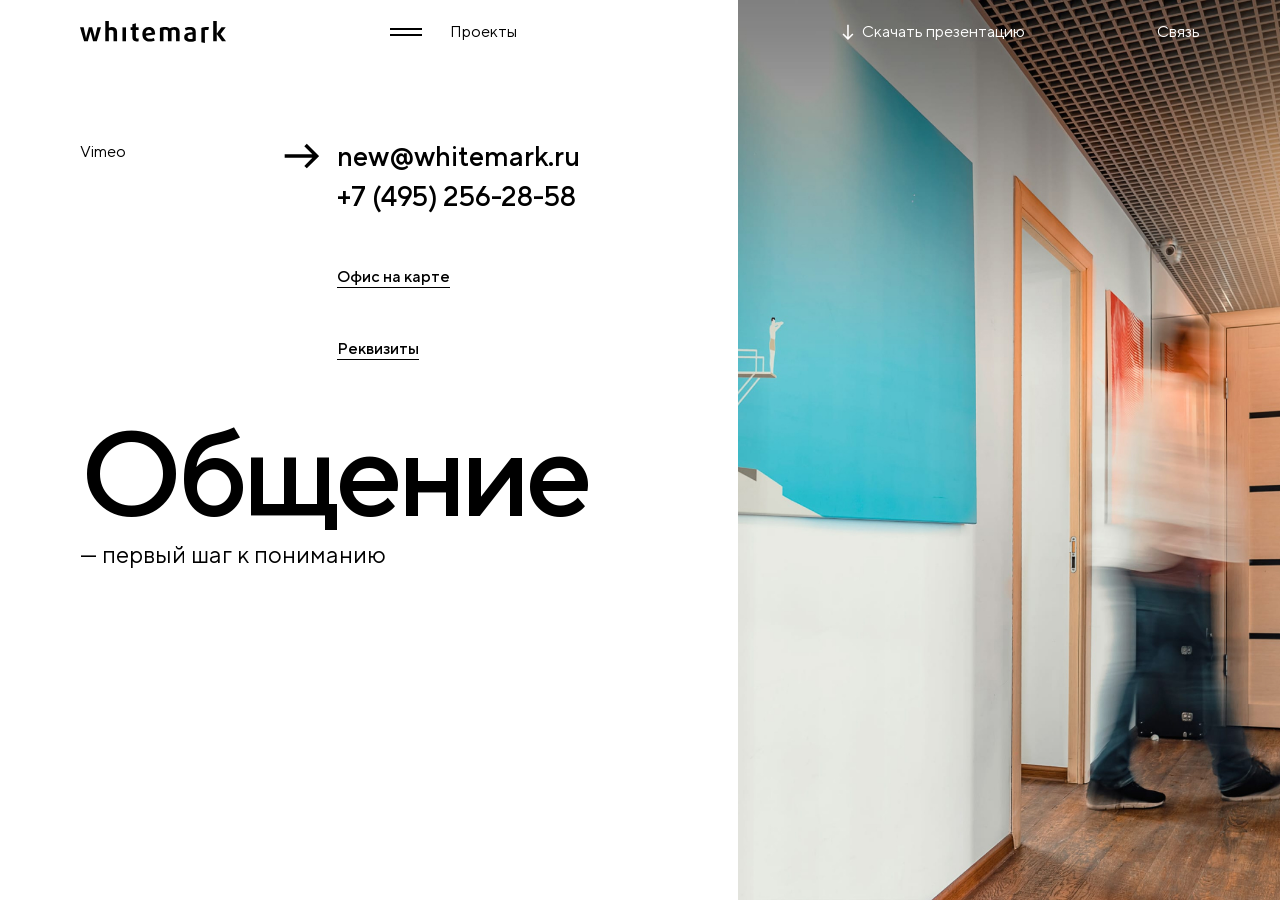
<file: index.html>
<!DOCTYPE html>
<html lang="ru">

<head>
  <meta charset="UTF-8">
  <meta name="viewport" content="width=device-width, initial-scale=1.0">
  <meta http-equiv="X-UA-Compatible" content="ie=edge">
  <link rel="stylesheet" href="style.css">
  <title>Контакты - Whitemark</title>
</head>

<body>
  <header class="header">
    <div class="container">
      <div class="header__wrapper">
        <a href="#" class="header__logo" aria-label="Ссылка на главную страницы">
          <svg width="146" height="22" aria-hidden="true">
            <use xlink:href="images/sprite.svg#icon-header-logo"></use>
          </svg>
        </a>
        <button class="header__burger burger" type="button" aria-label="Открыть бургерное меню">
          <svg id="icon-burger-open" viewBox="0 0 32 32" fill="none" xmlns="http://www.w3.org/2000/svg">
            <path class="burger-top" d="M0 12H32V14H0V12Z" fill="black" />
            <path class="burger-bottom" d="M0 18H32V20H0V18Z" fill="black" />
          </svg>
          <svg class="burger__icon burger__icon--close" width="32" height="32" aria-hidden="true">
            <use xlink:href="images/sprite.svg#icon-burger-close"></use>
          </svg>
        </button>
        <a class="header__page-name link link--small" href="#">
          <span class="link__text">Проекты</span>
        </a>
        <ul class="header__user-list">
          <li class="header__user-item">
            <a class="header__user-link link link--small" href="#">
              <svg width="16" height="16" aria-hidden="true">
                <use xlink:href="images/sprite.svg#icon-arrow-bottom"></use>
              </svg>
              <span class="link__text">Скачать презентацию</span>
            </a>
          </li>
          <li class="header__user-item">
            <a class="header__user-link link" href="#" aria-label="Ссылка на behance">
              <svg width="20" height="13" aria-hidden="true">
                <use xlink:href="images/sprite.svg#icon-behance"></use>
              </svg>
            </a>
          </li>
          <li class="header__user-item">
            <a class="header__user-link link link--small" href="#">
              <span class="link__text">Связь</span>
            </a>
          </li>
        </ul>
        <div class="main-nav">
          <nav class="main-nav__nav">
            <ul class="main-nav__list">
              <li class="main-nav__item">
                <a class="main-nav__link" href="#">
                  <svg class="main-nav__link-icon" width="44" height="44" aria-hidden="true">
                    <use xlink:href="images/sprite.svg#icon-arrow-right"></use>
                  </svg>
                  <span class="main-nav__link-text">Проекты</span>
                  <span class="main-nav__shadow-text">Проекты и идеи</span>
                </a>
              </li>
              <li class="main-nav__item">
                <a class="main-nav__link" href="#">
                  <svg class="main-nav__link-icon" width="44" height="44" aria-hidden="true">
                    <use xlink:href="images/sprite.svg#icon-arrow-right"></use>
                  </svg>
                  <span class="main-nav__link-text">Клиенты</span>
                  <span class="main-nav__shadow-text">Клиенты и опыт</span>
                </a>
              </li>
              <li class="main-nav__item">
                <a class="main-nav__link" href="#">
                  <svg class="main-nav__link-icon" width="44" height="44" aria-hidden="true">
                    <use xlink:href="images/sprite.svg#icon-arrow-right"></use>
                  </svg>
                  <span class="main-nav__link-text">Услуги</span>
                  <span class="main-nav__shadow-text">Услуги и возможности</span>
                </a>
              </li>
              <li class="main-nav__item">
                <a class="main-nav__link" href="#">
                  <svg class="main-nav__link-icon" width="44" height="44" aria-hidden="true">
                    <use xlink:href="images/sprite.svg#icon-arrow-right"></use>
                  </svg>
                  <span class="main-nav__link-text">Карьера</span>
                  <span class="main-nav__shadow-text">Карьера и сотрудничество</span>
                </a>
              </li>
              <li class="main-nav__item">
                <a class="main-nav__link" href="#">
                  <svg class="main-nav__link-icon" width="44" height="44" aria-hidden="true">
                    <use xlink:href="images/sprite.svg#icon-arrow-right"></use>
                  </svg>
                  <span class="main-nav__link-text">Связь</span>
                  <span class="main-nav__shadow-text">Связь и общение</span>
                </a>
              </li>
            </ul>
          </nav>
          <div class="main-nav__bottom">
            <ul class="main-nav__language-list">
              <li class="main-nav__language-item">
                <a class="main-nav__language-link main-nav__language-link--active" href="#">Ru</a>
              </li>
              <li class="main-nav__language-item">
                <a class="main-nav__language-link" href="#">En</a>
              </li>
            </ul>
            <a class="main-nav__partner link link--small" href="#">
              <span class="link__text">Dribble</span>
            </a>
          </div>
        </div>
      </div>
    </div>
  </header>
  <main>
    <section class="contacts">
      <h1 class="visually-hidden">Контакты компании Whitemark</h1>
      <div class="container">
        <div class="contacts__wrapper">
          <div class="contacts__inner">
            <a class="link link--small contacts__small-link" href="#">
              <span class="link__text">Vimeo</span>
            </a>
            <div class="contacts__info">
              <div class="contacts__main-links">
                <a href="mailto:new@whitemark.ru" class="link link--icon contacts__main-link">
                  <svg class="link__icon-left" width="36" height="36" aria-hidden="true">
                    <use xlink:href="images/sprite.svg#icon-arrow-right"></use>
                  </svg>
                  <span class="link__text">new@whitemark.ru</span>
                </a>
                <a href="tel:+74952562858" class="link contacts__main-link">
                  <span class="link__text">+7 (495) 256-28-58</span>
                </a>
              </div>
              <div class="contacts__links">
                <a class="contacts__link" href="#">Офис на карте</a>
                <a class="contacts__link" href="#">Реквизиты</a>
              </div>
            </div>
          </div>
          <div class="contacts__slogan">
            <h2 class="contacts__slogan-title">Общение</h2>
            <span class="contacts__slogan-text">— первый шаг к пониманию</span>
          </div>
        </div>
      </div>
      <img class="contacts__img" src="images/contacts-bg.jpg" height="740" width="610"
        alt="Изображение офиса и человека">
    </section>
  </main>
</body>

</html>
</file>
<file: style.css>
/* Global */
/* ------------------------------------ */
/*! normalize.css v8.0.1 | MIT License | github.com/necolas/normalize.css */
/* Document
  ========================================================================== */
/**
 * 1. Correct the line height in all browsers.
 * 2. Prevent adjustments of font size after orientation changes in iOS.
 */
html {
  line-height: 1.15; /* 1 */
  -webkit-text-size-adjust: 100%; /* 2 */
}

/* Sections
  ========================================================================== */
/**
* Remove the margin in all browsers.
*/
body {
  margin: 0;
}

/**
* Render the `main` element consistently in IE.
*/
main {
  display: block;
}

/**
* Correct the font size and margin on `h1` elements within `section` and
* `article` contexts in Chrome, Firefox, and Safari.
*/
h1 {
  margin: 0.67em 0;
  font-size: 2em;
}

/* Grouping content
  ========================================================================== */
/**
* 1. Add the correct box sizing in Firefox.
* 2. Show the overflow in Edge and IE.
*/
hr {
  box-sizing: content-box; /* 1 */
  height: 0; /* 1 */
  overflow: visible; /* 2 */
}

/**
* 1. Correct the inheritance and scaling of font size in all browsers.
* 2. Correct the odd `em` font sizing in all browsers.
*/
pre {
  font-size: 1em; /* 2 */
  font-family: monospace, monospace; /* 1 */
}

/* Text-level semantics
  ========================================================================== */
/**
* Remove the gray background on active links in IE 10.
*/
a {
  background-color: transparent;
}

/**
* 1. Remove the bottom border in Chrome 57-
* 2. Add the correct text decoration in Chrome, Edge, IE, Opera, and Safari.
*/
abbr[title] {
  text-decoration: underline; /* 2 */
  -webkit-text-decoration: underline dotted;
          text-decoration: underline dotted; /* 2 */
  border-bottom: none; /* 1 */
}

/**
* Add the correct font weight in Chrome, Edge, and Safari.
*/
b,
strong {
  font-weight: bolder;
}

/**
* 1. Correct the inheritance and scaling of font size in all browsers.
* 2. Correct the odd `em` font sizing in all browsers.
*/
code,
kbd,
samp {
  font-size: 1em; /* 2 */
  font-family: monospace, monospace; /* 1 */
}

/**
* Add the correct font size in all browsers.
*/
small {
  font-size: 80%;
}

/**
* Prevent `sub` and `sup` elements from affecting the line height in
* all browsers.
*/
sub,
sup {
  position: relative;
  font-size: 75%;
  line-height: 0;
  vertical-align: baseline;
}

sub {
  bottom: -0.25em;
}

sup {
  top: -0.5em;
}

/* Embedded content
  ========================================================================== */
/**
* Remove the border on images inside links in IE 10.
*/
img {
  border-style: none;
}

/* Forms
  ========================================================================== */
/**
* 1. Change the font styles in all browsers.
* 2. Remove the margin in Firefox and Safari.
*/
button,
input,
optgroup,
select,
textarea {
  margin: 0; /* 2 */
  font-size: 100%; /* 1 */
  line-height: 1.15; /* 1 */
  font-family: inherit; /* 1 */
}

/**
* Show the overflow in IE.
* 1. Show the overflow in Edge.
*/
button,
input {
  /* 1 */
  overflow: visible;
}

/**
* Remove the inheritance of text transform in Edge, Firefox, and IE.
* 1. Remove the inheritance of text transform in Firefox.
*/
button,
select {
  /* 1 */
  text-transform: none;
}

/**
* Correct the inability to style clickable types in iOS and Safari.
*/
button,
[type=button],
[type=reset],
[type=submit] {
  -webkit-appearance: button;
}

/**
* Remove the inner border and padding in Firefox.
*/
button::-moz-focus-inner,
[type=button]::-moz-focus-inner,
[type=reset]::-moz-focus-inner,
[type=submit]::-moz-focus-inner {
  padding: 0;
  border-style: none;
}

/**
* Restore the focus styles unset by the previous rule.
*/
button:-moz-focusring,
[type=button]:-moz-focusring,
[type=reset]:-moz-focusring,
[type=submit]:-moz-focusring {
  outline: 1px dotted ButtonText;
}

/**
* Correct the padding in Firefox.
*/
fieldset {
  padding: 0.35em 0.75em 0.625em;
}

/**
* 1. Correct the text wrapping in Edge and IE.
* 2. Correct the color inheritance from `fieldset` elements in IE.
* 3. Remove the padding so developers are not caught out when they zero out
*    `fieldset` elements in all browsers.
*/
legend {
  display: table; /* 1 */
  box-sizing: border-box; /* 1 */
  max-width: 100%; /* 1 */
  padding: 0; /* 3 */
  color: inherit; /* 2 */
  white-space: normal; /* 1 */
}

/**
* Add the correct vertical alignment in Chrome, Firefox, and Opera.
*/
progress {
  vertical-align: baseline;
}

/**
* Remove the default vertical scrollbar in IE 10+.
*/
textarea {
  overflow: auto;
}

/**
* 1. Add the correct box sizing in IE 10.
* 2. Remove the padding in IE 10.
*/
[type=checkbox],
[type=radio] {
  box-sizing: border-box; /* 1 */
  padding: 0; /* 2 */
}

/**
* Correct the cursor style of increment and decrement buttons in Chrome.
*/
[type=number]::-webkit-inner-spin-button,
[type=number]::-webkit-outer-spin-button {
  height: auto;
}

/**
* 1. Correct the odd appearance in Chrome and Safari.
* 2. Correct the outline style in Safari.
*/
[type=search] {
  outline-offset: -2px; /* 2 */
  -webkit-appearance: textfield; /* 1 */
}

/**
* Remove the inner padding in Chrome and Safari on macOS.
*/
[type=search]::-webkit-search-decoration {
  -webkit-appearance: none;
}

/**
* 1. Correct the inability to style clickable types in iOS and Safari.
* 2. Change font properties to `inherit` in Safari.
*/
::-webkit-file-upload-button {
  font: inherit; /* 2 */
  -webkit-appearance: button; /* 1 */
}

/* Interactive
  ========================================================================== */
/*
* Add the correct display in Edge, IE 10+, and Firefox.
*/
details {
  display: block;
}

/*
* Add the correct display in all browsers.
*/
summary {
  display: list-item;
}

/* Misc
  ========================================================================== */
/**
* Add the correct display in IE 10+.
*/
template {
  display: none;
}

/**
* Add the correct display in IE 10.
*/
[hidden] {
  display: none;
}

@font-face {
  font-family: "TTNormsPro";
  src: url("../fonts/TTNormsPro-Regular.woff2") format("woff2"), url("../fonts/TTNormsPro-Regular.woff") format("woff");
  font-weight: 400;
  font-style: normal;
  font-display: swap;
}
@font-face {
  font-family: "TTNormsPro";
  src: url("../fonts/TTNormsPro-Medium.woff2") format("woff2"), url("../fonts/TTNormsPro-Medium.woff") format("woff");
  font-weight: 500;
  font-style: normal;
  font-display: swap;
}
*,
*::after,
*::before {
  box-sizing: border-box;
}

body {
  display: flex;
  flex-direction: column;
  min-height: 100vh;
  margin: 0;
  padding: 0;
  font-size: 16px;
  line-height: 24px;
  font-family: "TTNormsPro", "Arial", sans-serif;
  color: #000000;
  background-color: #ffffff;
}

main {
  flex-grow: 1;
}

img {
  display: block;
  height: auto;
  -o-object-fit: cover;
     object-fit: cover;
  max-width: 100%;
}

a {
  text-decoration: none;
}

textarea {
  resize: none;
}

.container {
  max-width: 1440px;
  margin: 0 auto;
  padding: 0 80px;
  width: 100%;
}

.visually-hidden {
  position: absolute;
  width: 1px;
  height: 1px;
  margin: -1px;
  padding: 0;
  overflow: hidden;
  white-space: nowrap;
  border: 0;
  clip: rect(0 0 0 0);
  clip-path: inset(100%);
}

/* Blocks */
/* ------------------------------------ */
.link {
  font-size: 28px;
  line-height: 32px;
  font-family: inherit;
  color: inherit;
  font-weight: 500;
  display: flex;
  align-items: center;
  gap: 16px;
  position: relative;
}
.link--small {
  font-size: 16px;
  line-height: 24px;
  gap: 6px;
  font-weight: 400;
}
.link--small svg {
  height: 16px;
  width: 16px;
}
.link--icon .link__icon-left {
  position: absolute;
  left: 0;
  top: 50%;
  transform: translate(-54px, -50%);
  transition: transform ease-in 0.3s;
}
.link--icon:hover svg, .link--icon:focus-visible svg {
  transform: translate(-49px, -50%);
}
.link:hover .link__text::after, .link:focus-visible .link__text::after {
  clip-path: polygon(0 0, 100% 0, 100% 100%, 0 100%);
}
.link__text {
  position: relative;
}
.link__text::after {
  content: "";
  height: 1px;
  width: 100%;
  background-color: currentColor;
  position: absolute;
  left: 0;
  bottom: 0;
  clip-path: polygon(0 0, 0 0, 0 100%, 0 100%);
  transition: clip-path ease-in 0.3s;
}

.header {
  padding: 16px 0;
  position: fixed;
  width: 100%;
  z-index: 10;
}
.header--open .header__user-link {
  color: #000000;
}
.header__wrapper {
  display: flex;
  align-items: center;
}
.header__logo {
  display: flex;
  margin: 0 164px 0 0;
}
.header__logo svg {
  height: 22px;
  width: 146px;
}
.header__burger {
  margin: 0 28px 0 0;
}
.header__page-name {
  margin: 0 20px 0 0;
  color: #000000;
}
.header__user-list {
  margin: 0 0 0 auto;
  padding: 0;
  list-style: none;
  display: flex;
  align-items: center;
  gap: 56px;
}
.header__user-link {
  color: #ffffff;
}

.burger {
  height: 32px;
  width: 32px;
  display: flex;
  align-items: center;
  justify-content: center;
  border: none;
  padding: 0;
  background-color: transparent;
  position: relative;
  cursor: pointer;
}
.header--open .burger .burger__icon--open {
  display: none;
}
.header--open .burger .burger-top {
  animation: topToCross ease-in 0.3s forwards;
}
.header--open .burger .burger-bottom {
  animation: bottomToCross ease-in 0.3s forwards;
}
.header:not(.header--open) .burger .burger-top {
  animation: crossToTop ease-in 0.3s forwards;
}
.header:not(.header--open) .burger .burger-bottom {
  animation: crossToBottom ease-in 0.3s forwards;
}
.burger__icon {
  height: 32px;
  width: 32px;
}
.burger__icon--close {
  display: none;
}
.burger .burger-top, .burger .burger-bottom {
  transform-origin: center;
  transform-box: fill-box;
  transition: clip-path ease-in 0.3s, transform 2s ease;
  clip-path: polygon(0 0, 100% 0, 100% 100%, 0% 100%);
}
.burger:hover .burger-top {
  clip-path: polygon(10% 0, 90% 0, 90% 100%, 10% 100%);
}
.burger:hover .burger-bottom {
  clip-path: polygon(10% 0, 90% 0, 90% 100%, 10% 100%);
}

@keyframes topToCross {
  0% {
    transform: translateY(0) rotate(0deg);
  }
  50% {
    transform: translateY(3px) rotate(0deg);
  }
  100% {
    transform: translateY(3px) rotate(45deg);
  }
}
@keyframes bottomToCross {
  0% {
    transform: translateY(0) rotate(0deg);
  }
  50% {
    transform: translateY(-3px) rotate(0deg);
  }
  100% {
    transform: translateY(-3px) rotate(-45deg);
  }
}
@keyframes crossToTop {
  0% {
    transform: translateY(3px) rotate(45deg);
  }
  50% {
    transform: translateY(3px) rotate(0deg);
  }
  100% {
    transform: translateY(0) rotate(0deg);
  }
}
@keyframes crossToBottom {
  0% {
    transform: translateY(-3px) rotate(-45deg);
  }
  50% {
    transform: translateY(-3px) rotate(0deg);
  }
  100% {
    transform: translateY(0) rotate(0deg);
  }
}
.main-nav {
  position: fixed;
  top: 0;
  left: 0;
  bottom: 0;
  right: 0;
  background-color: #F5F5F5;
  z-index: -1;
  flex-direction: column;
  padding: 140px 80px 40px 390px;
  display: none;
  pointer-events: none;
}
@media (max-width: 1300px) {
  .main-nav {
    padding: 140px 80px 40px 80px;
  }
}
.header--open .main-nav {
  display: flex;
  pointer-events: all;
}
.main-nav__list {
  padding: 0;
  margin: 0 0 40px;
  list-style: none;
  display: flex;
  flex-direction: column;
  gap: 10px;
}
.main-nav__link {
  display: flex;
  position: relative;
  align-items: center;
  font-size: 80px;
  line-height: 80px;
  letter-spacing: -0.04em;
  color: #ACACAC;
}
@media (max-width: 1400px) {
  .main-nav__link {
    font-size: 70px;
    line-height: 70px;
  }
}
@media (max-width: 1300px) {
  .main-nav__link {
    font-size: 60px;
    line-height: 60px;
  }
}
.main-nav__link:hover .main-nav__link-icon, .main-nav__link:focus-visible .main-nav__link-icon {
  transform: translate(-60px, -50%);
  opacity: 1;
}
.main-nav__link:hover .main-nav__shadow-text, .main-nav__link:focus-visible .main-nav__shadow-text {
  clip-path: polygon(0 0, 100% 0, 100% 100%, 0 100%);
}
.main-nav__link-icon {
  position: absolute;
  top: 50%;
  transform: translate(-70px, -50%);
  opacity: 0;
  left: 0;
  pointer-events: none;
  transition: transform ease-in 0.3s;
}
.main-nav__shadow-text {
  position: absolute;
  top: 0;
  left: 0;
  height: 87px;
  color: #000000;
  clip-path: polygon(0 0, 0 0, 0 100%, 0 100%);
  transition: clip-path ease-in 0.3s;
}
@media (max-width: 1400px) {
  .main-nav__shadow-text {
    height: 77px;
  }
}
@media (max-width: 1300px) {
  .main-nav__shadow-text {
    height: 67px;
  }
}
.main-nav__bottom {
  margin: auto 0 0 0;
  display: flex;
  align-items: center;
  justify-content: space-between;
}
.main-nav__language-list {
  margin: 0;
  padding: 0;
  list-style: none;
  display: flex;
  align-items: center;
  gap: 40px;
}
.main-nav__language-link {
  font-size: 16px;
  line-height: 24px;
  color: #000000;
  font-weight: 500;
}
.main-nav__language-link--active {
  color: #ACACAC;
}
.main-nav__partner {
  font-size: 16px;
  line-height: 24px;
  font-weight: 500;
  color: #000000;
}

.contacts {
  position: relative;
  min-height: 100vh;
  padding: 140px 0 140px;
  overflow: hidden;
}
.contacts__inner {
  display: flex;
  max-width: 607px;
  justify-content: space-between;
  align-items: flex-start;
}
@media (max-width: 1320px) {
  .contacts__inner {
    max-width: 500px;
  }
}
.contacts__info {
  display: flex;
  flex-direction: column;
  margin: 0 0 51px 0;
}
.contacts__small-link {
  font-size: 16px;
  line-height: 24px;
  color: #000000;
  margin: 0 20px 0 0;
}
.contacts__main-links {
  display: flex;
  flex-direction: column;
  gap: 8px;
  margin: 0 0 53px 0;
}
.contacts__main-link {
  color: #000000;
}
.contacts__links {
  display: flex;
  flex-direction: column;
  gap: 48px;
}
.contacts__link {
  color: #000000;
  text-decoration: underline;
  text-underline-offset: 5px;
  font-size: 16px;
  line-height: 24px;
  font-weight: 500;
}
.contacts__slogan {
  display: flex;
  flex-direction: column;
}
.contacts__slogan-title {
  font-size: 120px;
  line-height: 120px;
  margin: 0 0 8px 0;
  font-weight: 500;
  letter-spacing: -0.04em;
}
.contacts__slogan-text {
  font-size: 24px;
  line-height: 28px;
}
.contacts__img {
  position: absolute;
  right: 0;
  top: 0;
  height: 100%;
  width: 42.36%;
  z-index: -1;
  animation: grow 5s infinite alternate;
  transform-origin: left center;
}

@keyframes grow {
  0% {
    transform: scale(1);
  }
  100% {
    transform: scale(1.3);
  }
}/*# sourceMappingURL=style.css.map */
</file>
